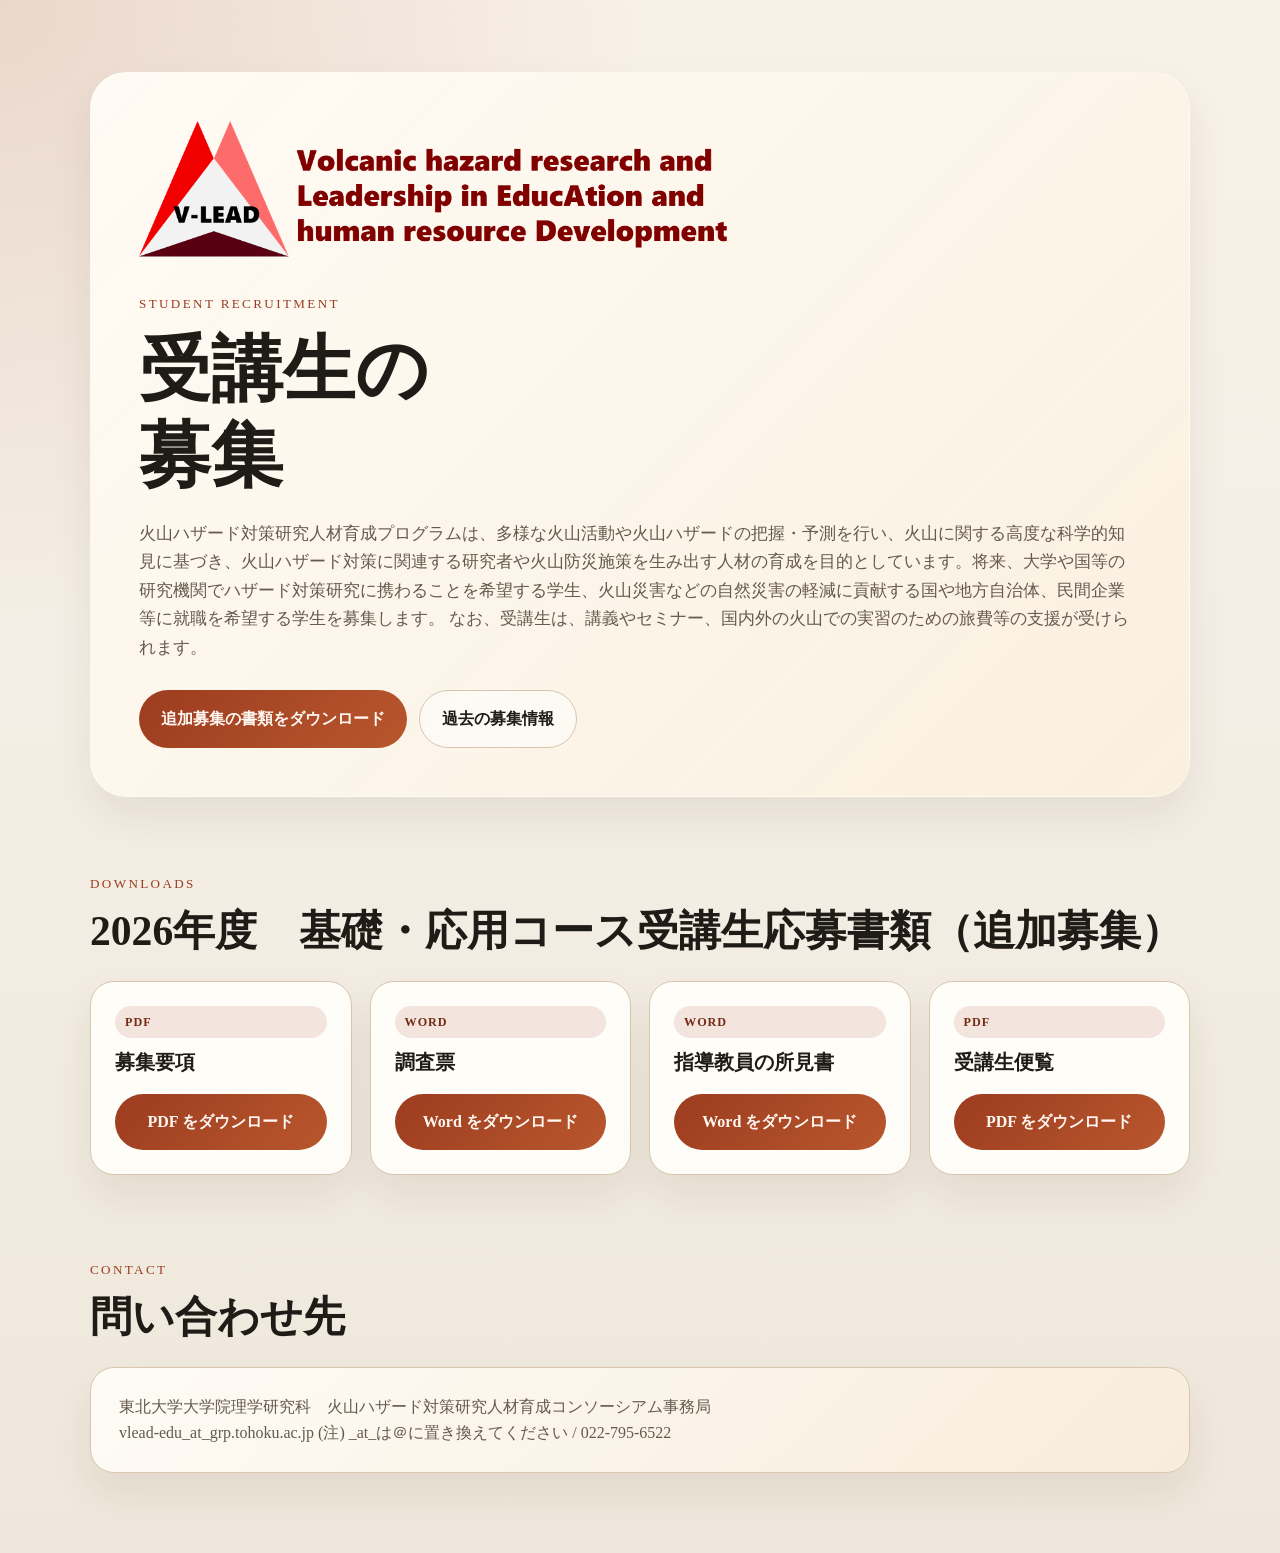
<file: index.html>
<!DOCTYPE html>
<html lang="ja">

<head>
  <meta charset="UTF-8" />
  <meta name="viewport" content="width=device-width, initial-scale=1.0" />
  <title>V-LEAD 受講生募集</title>
  <meta name="description" content="V-LEAD の受講生募集概要と応募書類ダウンロードを掲載するページです。" />
  <link rel="stylesheet" href="styles.css" />
</head>

<body>
  <header class="hero">
    <div class="hero__inner">
      <a href="https://www.mext.go.jp/a_menu/kaihatu/jishin/mext_03438.html">
        <img class="hero__logo" src="assets/v-lead-logo.png" alt="V-LEAD ロゴ" width="900" height="197" />
      </a>
      <p class="eyebrow">Student Recruitment</p>
      <h1>受講生の<span class="nowrap">募集</span></h1>
      <p class="hero__lead">
        火山ハザード対策研究人材育成プログラムは、多様な火山活動や火山ハザードの把握・予測を行い、火山に関する高度な科学的知見に基づき、火山ハザード対策に関連する研究者や火山防災施策を生み出す人材の育成を目的としています。将来、大学や国等の研究機関でハザード対策研究に携わることを希望する学生、火山災害などの自然災害の軽減に貢献する国や地方自治体、民間企業等に就職を希望する学生を募集します。
        なお、受講生は、講義やセミナー、国内外の火山での実習のための旅費等の支援が受けられます。

      </p>
      <div class="hero__actions">
        <a class="button button--primary" href="#downloads">追加募集の書類をダウンロード</a>
        <a class="button button--ghost" href="past-recruitment.html">過去の募集情報</a>
      </div>
    </div>
  </header>

  <main>
    <!-- <section class="section" id="overview">
      <div class="section__heading">
        <p class="eyebrow">Overview</p>
        <h2>募集概要</h2>
      </div>
      <div class="grid grid--cards">
        <article class="card">
          <h3>応募締切</h3>
          <p>2026年5月21日(水)
          </p>
        </article>
        <article class="card">
          <h3>応募方法</h3>
          <p>必要書類一式を vlead-oubo_at_grp.tohoku.ac.jp
            (※ _at_は＠に置き換えてください）宛にメールで提出してください。</p>
        </article>
        
          <article class="card">
            <h3>支援内容</h3>
            <p>講義・実習の案内、必要書類の配布、受講に関する連絡事項の掲載に対応できます。</p>
          </article>
          <article class="card">
            <h3>掲載方法</h3>
            <p>本文とダウンロードファイルを差し替えるだけで、GitHub Pages にそのまま公開できます。</p>
          </article>
      </div>
    </section> -->

    <section class="section" id="downloads">
      <div class="section__heading">
        <p class="eyebrow">Downloads</p>
        <h2>2026年度　基礎・応用コース受講生応募書類（追加募集）</h2>
      </div>
      <div class="grid grid--downloads">
        <article class="download-card">
          <span class="filetype">PDF</span>
          <h3>募集要項</h3>
          <a class="button button--primary" href="downloads/2026kisooyo-boshuyok（追加募集）.pdf" download>
            PDF をダウンロード
          </a>
        </article>
        <article class="download-card">
          <span class="filetype">WORD</span>
          <h3>調査票</h3>
          <a class="button button--primary" href="downloads/2026_V-LEAD_kiso-chousahyo_v2.docx" download>
            Word をダウンロード
          </a>
        </article>
        <article class="download-card">
          <span class="filetype">WORD</span>
          <h3>指導教員の所見書</h3>
          <a class="button button--primary" href="downloads/2026_V-LEAD_kiso-syoken.docx" download>
            Word をダウンロード
          </a>
        </article>
        <article class="download-card">
          <span class="filetype">PDF</span>
          <h3>受講生便覧</h3>
          <a class="button button--primary" href="downloads/2026_受講生便覧（基礎応用）.pdf" download>
            PDF をダウンロード
          </a>
        </article>
      </div>
    </section>

    <section class="section section--compact">
      <div class="section__heading">
        <p class="eyebrow">Contact</p>
        <h2>問い合わせ先</h2>
      </div>
      <div class="contact-box">
        <!--
        <p>募集内容の詳細や提出方法に関する案内をここに記載できます。</p>
        -->
        <p> 東北大学大学院理学研究科　火山ハザード対策研究人材育成コンソーシアム事務局</p>
        <p> vlead-edu_at_grp.tohoku.ac.jp
          (注) _at_は＠に置き換えてください / 022-795-6522</p>
      </div>
    </section>
  </main>
</body>

</html>
</file>
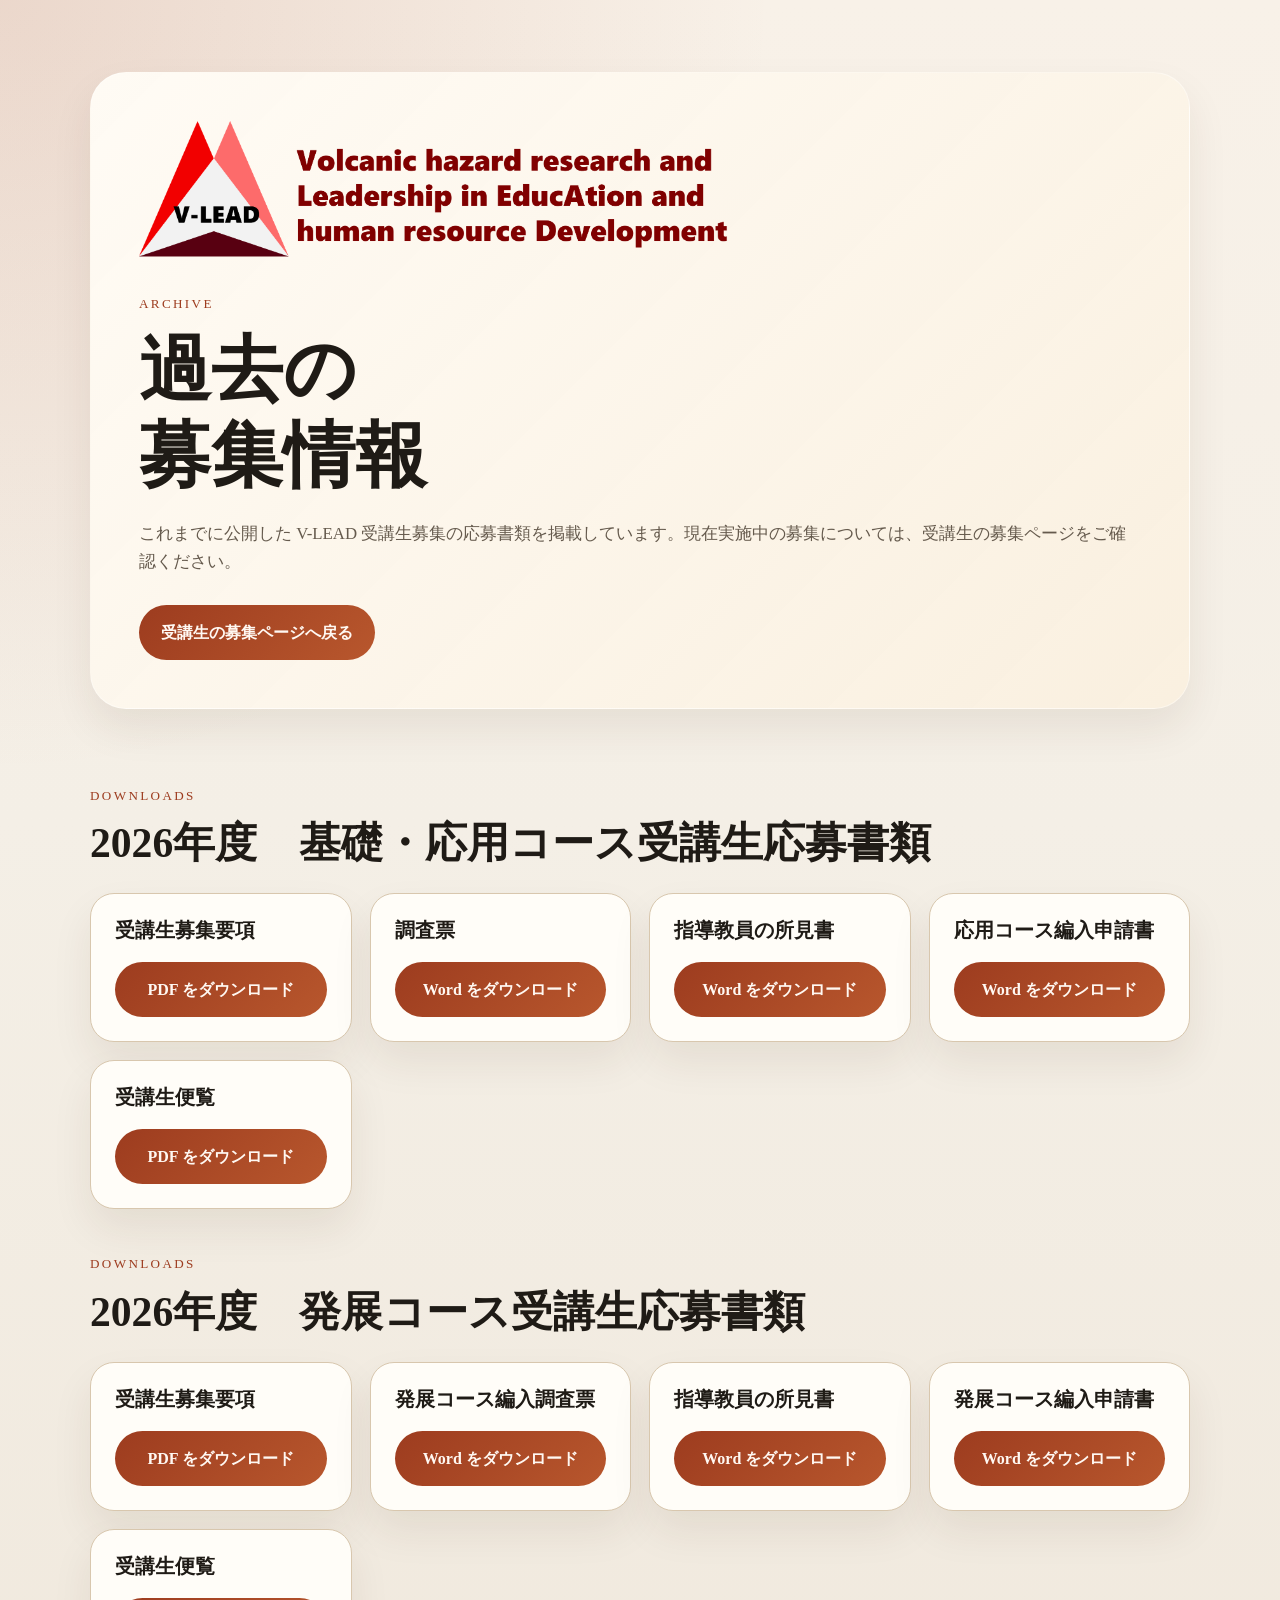
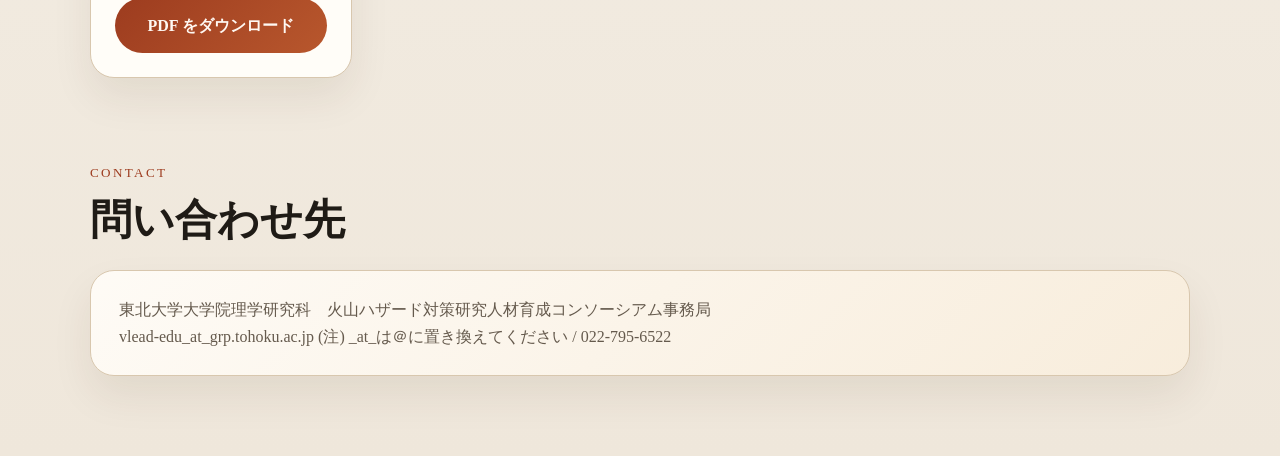
<file: past-recruitment.html>
<!DOCTYPE html>
<html lang="ja">

<head>
  <meta charset="UTF-8" />
  <meta name="viewport" content="width=device-width, initial-scale=1.0" />
  <title>V-LEAD 過去の募集情報</title>
  <meta name="description" content="V-LEAD の過去の受講生募集情報と応募書類ダウンロードを掲載するページです。" />
  <link rel="stylesheet" href="styles.css" />
</head>

<body>
  <header class="hero">
    <div class="hero__inner">
      <a href="https://www.mext.go.jp/a_menu/kaihatu/jishin/mext_03438.html">
        <img class="hero__logo" src="assets/v-lead-logo.png" alt="V-LEAD ロゴ" width="900" height="197" />
      </a>
      <p class="eyebrow">Archive</p>
      <h1>過去の<span class="nowrap">募集情報</span></h1>
      <p class="hero__lead">
        これまでに公開した V-LEAD 受講生募集の応募書類を掲載しています。現在実施中の募集については、受講生の募集ページをご確認ください。
      </p>
      <div class="hero__actions">
        <a class="button button--primary" href="index.html">受講生の募集ページへ戻る</a>
      </div>
    </div>
  </header>

  <main>
    <section class="section" id="downloads">
      <div class="section__heading">
        <p class="eyebrow">Downloads</p>
        <h2>2026年度　基礎・応用コース受講生応募書類</h2>
      </div>
      <div class="grid grid--downloads">
        <article class="download-card">
          <h3>受講生募集要項</h3>
          <a class="button button--primary" href="downloads/2026kisooyo-boshuyoko.pdf" download>
            PDF をダウンロード
          </a>
        </article>
        <article class="download-card">
          <h3>調査票</h3>
          <a class="button button--primary" href="downloads/2026_V-LEAD_kiso-chousahyo.docx" download>
            Word をダウンロード
          </a>
        </article>
        <article class="download-card">
          <h3>指導教員の所見書</h3>
          <a class="button button--primary" href="downloads/2026_V-LEAD_kiso-syoken.docx" download>
            Word をダウンロード
          </a>
        </article>
        <article class="download-card">
          <h3>応用コース編入申請書</h3>
          <a class="button button--primary" href="downloads/2026_V-LEAD_ouyou-shinseisho.docx" download>
            Word をダウンロード
          </a>
        </article>
        <article class="download-card">
          <h3>受講生便覧</h3>
          <a class="button button--primary" href="downloads/2026_受講生便覧（基礎応用）.pdf" download>
            PDF をダウンロード
          </a>
        </article>
      </div>

      <div class="section__heading section__heading--downloads-gap">
        <p class="eyebrow">Downloads</p>
        <h2>2026年度　発展コース受講生応募書類</h2>
      </div>
      <div class="grid grid--downloads">
        <article class="download-card">
          <h3>受講生募集要項</h3>
          <a class="button button--primary" href="downloads/2026hatten-boshuyoko.pdf" download>
            PDF をダウンロード
          </a>
        </article>
        <article class="download-card">
          <h3>発展コース編入調査票</h3>
          <a class="button button--primary" href="downloads/2026_V-LEAD_hatten_hennyu-chousahyo.docx" download>
            Word をダウンロード
          </a>
        </article>
        <article class="download-card">
          <h3>指導教員の所見書</h3>
          <a class="button button--primary" href="downloads/2026_VLEAD_hatten_hennyu-syoken.docx" download>
            Word をダウンロード
          </a>
        </article>
        <article class="download-card">
          <h3>発展コース編入申請書</h3>
          <a class="button button--primary" href="downloads/2026_VLEAD_hatten-singakusinsei_shinsaisho.docx" download>
            Word をダウンロード
          </a>
        </article>
        <article class="download-card">
          <h3>受講生便覧</h3>
          <a class="button button--primary" href="downloads/2026_受講生便覧（発展）.pdf" download>
            PDF をダウンロード
          </a>
        </article>
      </div>
    </section>

    <section class="section section--compact">
      <div class="section__heading">
        <p class="eyebrow">Contact</p>
        <h2>問い合わせ先</h2>
      </div>
      <div class="contact-box">
        <p> 東北大学大学院理学研究科　火山ハザード対策研究人材育成コンソーシアム事務局</p>
        <p> vlead-edu_at_grp.tohoku.ac.jp
          (注) _at_は＠に置き換えてください / 022-795-6522</p>
      </div>
    </section>
  </main>
</body>

</html>
</file>
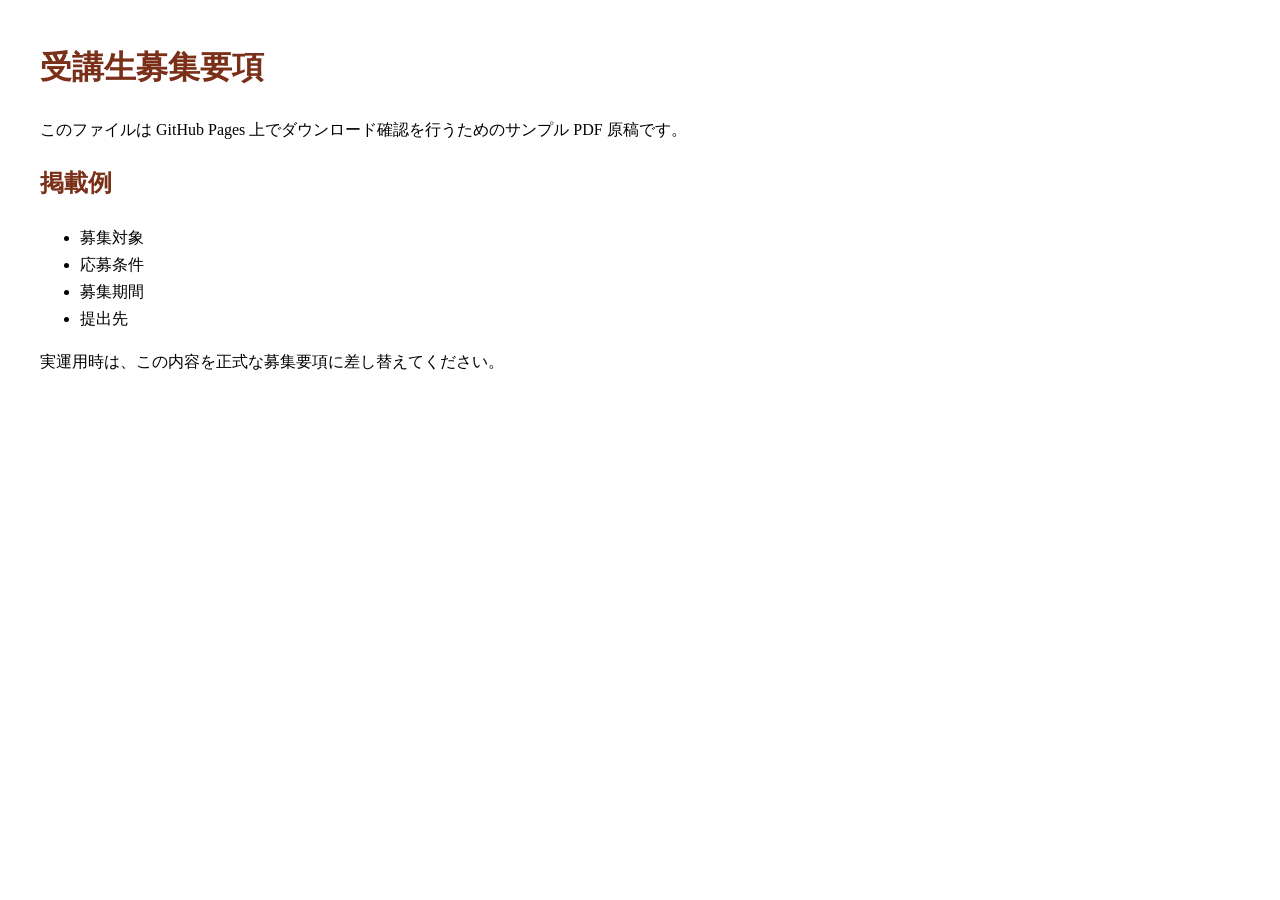
<file: downloads/_sources/recruitment-guidelines.html>
<!DOCTYPE html>
<html lang="ja">
  <head>
    <meta charset="UTF-8" />
    <title>受講生募集要項</title>
    <style>
      body {
        font-family: "Hiragino Mincho ProN", serif;
        margin: 40px;
        line-height: 1.7;
      }

      h1,
      h2 {
        color: #7a3018;
      }
    </style>
  </head>
  <body>
    <h1>受講生募集要項</h1>
    <p>このファイルは GitHub Pages 上でダウンロード確認を行うためのサンプル PDF 原稿です。</p>
    <h2>掲載例</h2>
    <ul>
      <li>募集対象</li>
      <li>応募条件</li>
      <li>募集期間</li>
      <li>提出先</li>
    </ul>
    <p>実運用時は、この内容を正式な募集要項に差し替えてください。</p>
  </body>
</html>
</file>
<file: styles.css>
:root {
  --bg: #f4efe6;
  --surface: #fffdf8;
  --surface-strong: #fff7eb;
  --text: #1f1b16;
  --muted: #655a4d;
  --line: #d8c7ae;
  --accent: #9d3c1f;
  --accent-dark: #742b14;
  --shadow: 0 20px 40px rgba(62, 35, 18, 0.08);
  --radius-lg: 24px;
  --radius-md: 18px;
  --radius-sm: 999px;
  --content-width: 1100px;
}

* {
  box-sizing: border-box;
}

html {
  scroll-behavior: smooth;
}

body {
  margin: 0;
  font-family: "Hiragino Mincho ProN", "Yu Mincho", serif;
  color: var(--text);
  background:
    radial-gradient(circle at top left, rgba(157, 60, 31, 0.14), transparent 32%),
    linear-gradient(180deg, #f8f1e8 0%, #f4efe6 40%, #efe7db 100%);
  line-height: 1.7;
}

a {
  color: inherit;
}

.nowrap {
  white-space: nowrap;
}

.hero {
  padding: 72px 24px 48px;
}

.hero__inner,
.section {
  width: min(calc(100% - 32px), var(--content-width));
  margin: 0 auto;
}

.hero__inner {
  padding: 48px;
  border: 1px solid rgba(255, 255, 255, 0.4);
  border-radius: 36px;
  background:
    linear-gradient(135deg, rgba(255, 251, 244, 0.95), rgba(249, 238, 220, 0.9)),
    #fff;
  box-shadow: var(--shadow);
}

.hero__logo {
  display: block;
  width: min(100%, 620px);
  height: auto;
  margin: 0 0 28px;
  object-fit: contain;
}

.eyebrow {
  margin: 0 0 12px;
  font-size: 0.82rem;
  letter-spacing: 0.18em;
  text-transform: uppercase;
  color: var(--accent);
}

h1,
h2,
h3 {
  margin: 0;
  line-height: 1.2;
  font-weight: 600;
}

h1 {
  font-size: clamp(2.4rem, 6vw, 4.5rem);
  max-width: 10ch;
}

h2 {
  font-size: clamp(1.8rem, 4vw, 2.6rem);
}

h3 {
  font-size: 1.25rem;
}

.hero__lead,
.section__note,
.card p,
.panel p,
.download-card p,
.contact-box p,
li {
  color: var(--muted);
}

.hero__lead {
  max-width: none;
  width: 100%;
  margin: 20px 0 0;
  font-size: 1.05rem;
}

.hero__actions {
  display: flex;
  flex-wrap: wrap;
  gap: 12px;
  margin-top: 28px;
}

.button {
  display: inline-flex;
  align-items: center;
  justify-content: center;
  padding: 14px 22px;
  border-radius: var(--radius-sm);
  text-decoration: none;
  font-weight: 700;
  transition: transform 180ms ease, background-color 180ms ease, color 180ms ease;
}

.button:hover {
  transform: translateY(-2px);
}

.button--primary {
  color: #fff8f2;
  background: linear-gradient(135deg, var(--accent), #b8572d);
}

.button--ghost {
  border: 1px solid var(--line);
  background: rgba(255, 255, 255, 0.55);
}

.button--disabled {
  color: var(--muted);
  border: 1px solid var(--line);
  background: rgba(255, 255, 255, 0.62);
  cursor: not-allowed;
}

.button--disabled:hover {
  transform: none;
}

.section {
  padding: 28px 0 56px;
}

.section--accent {
  padding-top: 40px;
}

.section--compact {
  padding-bottom: 80px;
}

.section__heading {
  margin-bottom: 24px;
}

.section__heading--downloads-gap {
  margin-top: 44px;
}

.grid {
  display: grid;
  gap: 18px;
}

.grid--cards {
  grid-template-columns: repeat(3, minmax(0, 1fr));
}

.grid--downloads {
  grid-template-columns: repeat(auto-fit, minmax(260px, 1fr));
}

.card,
.panel,
.download-card,
.contact-box {
  border: 1px solid var(--line);
  border-radius: var(--radius-lg);
  background: var(--surface);
  box-shadow: var(--shadow);
}

.card,
.panel,
.download-card {
  padding: 24px;
}

.download-card {
  display: flex;
  flex-direction: column;
  height: 100%;
}

.download-card h3 {
  margin-bottom: 20px;
}

.detail-layout {
  display: grid;
  grid-template-columns: 1.2fr 1fr 1fr;
  gap: 18px;
}

.panel {
  background: var(--surface-strong);
}

.plain-list,
.step-list {
  margin: 16px 0 0;
  padding-left: 20px;
}

.filetype {
  display: inline-flex;
  margin-bottom: 12px;
  padding: 6px 10px;
  border-radius: var(--radius-sm);
  background: rgba(157, 60, 31, 0.12);
  color: var(--accent-dark);
  font-size: 0.76rem;
  font-weight: 700;
  letter-spacing: 0.08em;
}

.download-card .button {
  width: 100%;
  margin-top: auto;
}

.contact-box {
  padding: 28px;
  background: linear-gradient(135deg, rgba(255, 252, 247, 0.95), rgba(248, 237, 220, 0.96));
}

.contact-box p {
  margin: 0 0 0.3rem;
  line-height: 1.35;
}

.contact-box p:last-child {
  margin-bottom: 0;
}

@media (max-width: 900px) {
  .grid--cards,
  .detail-layout {
    grid-template-columns: 1fr;
  }
}

@media (max-width: 640px) {
  .hero {
    padding: 24px 16px 32px;
  }

  .hero__inner,
  .section {
    width: min(calc(100% - 20px), var(--content-width));
  }

  .hero__inner {
    padding: 30px 22px;
    border-radius: 28px;
  }

  .section {
    padding: 18px 0 42px;
  }

  .button {
    width: 100%;
  }
}
</file>
